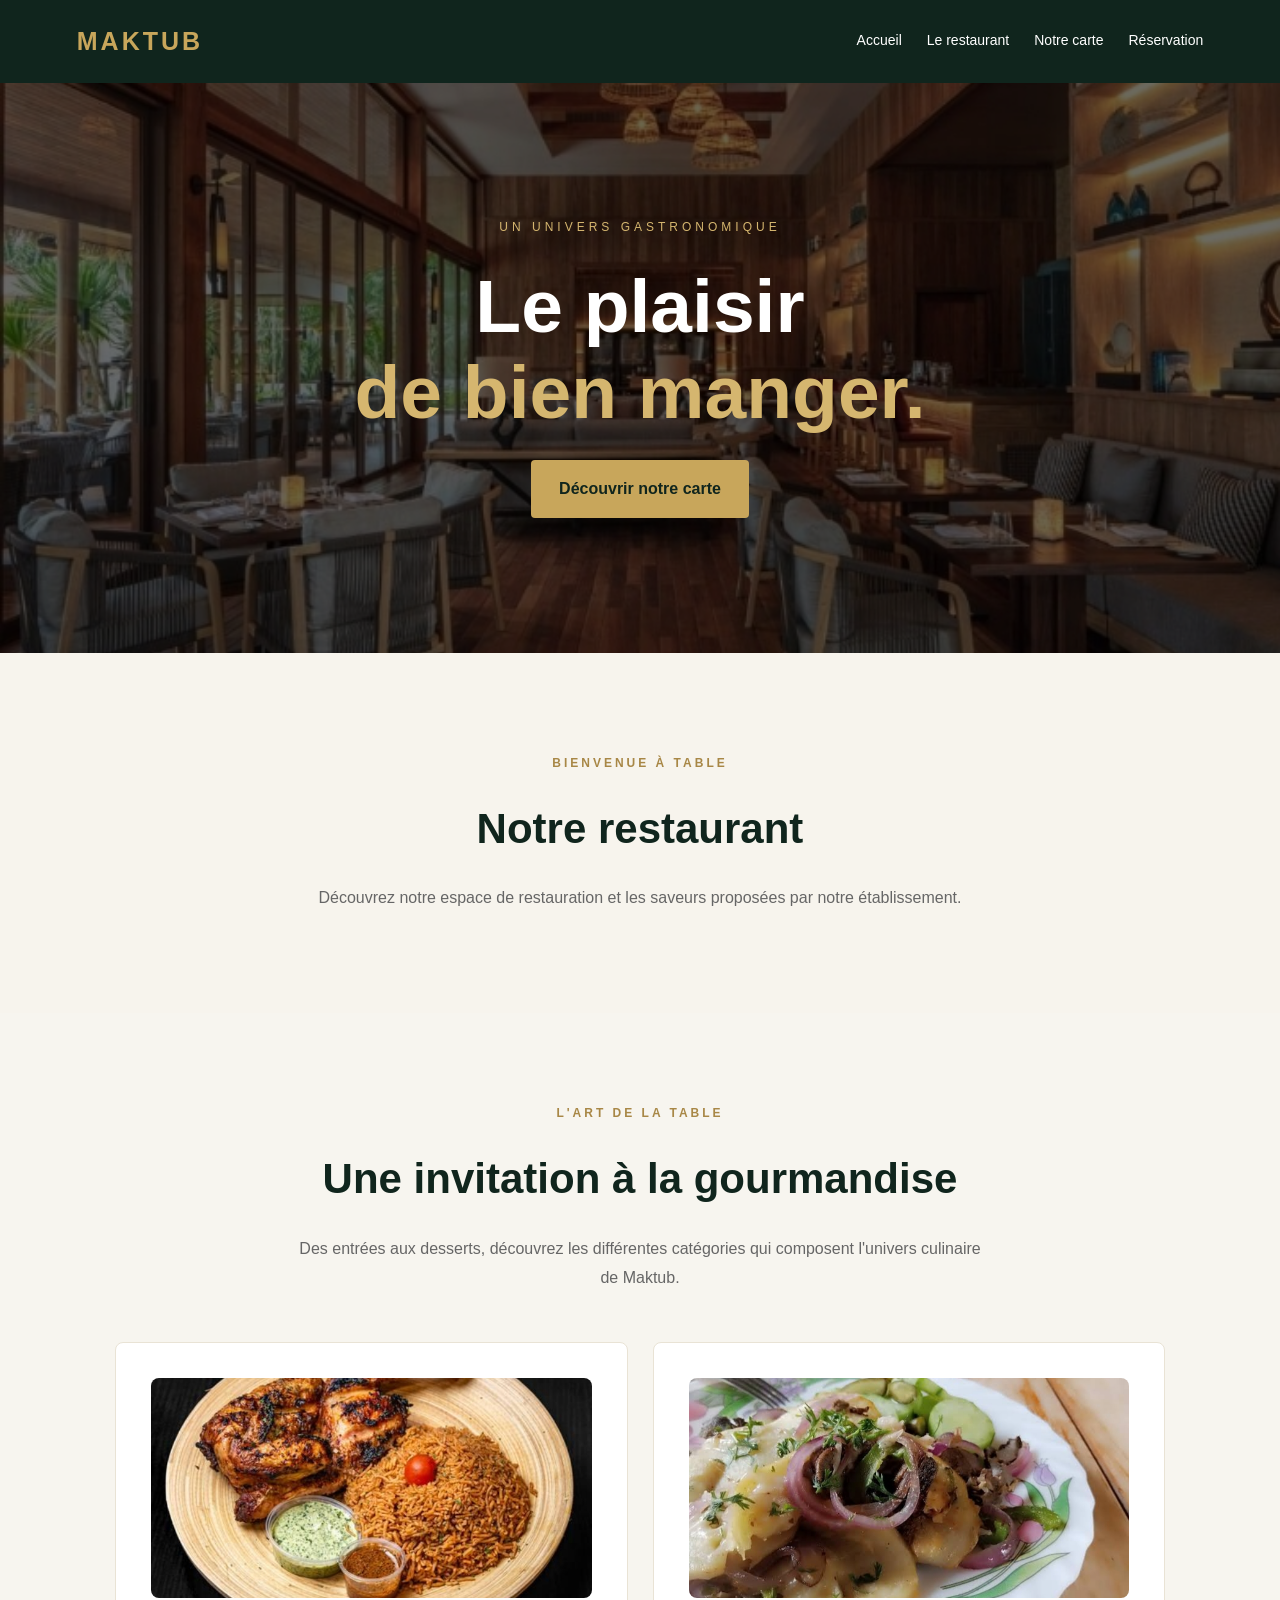
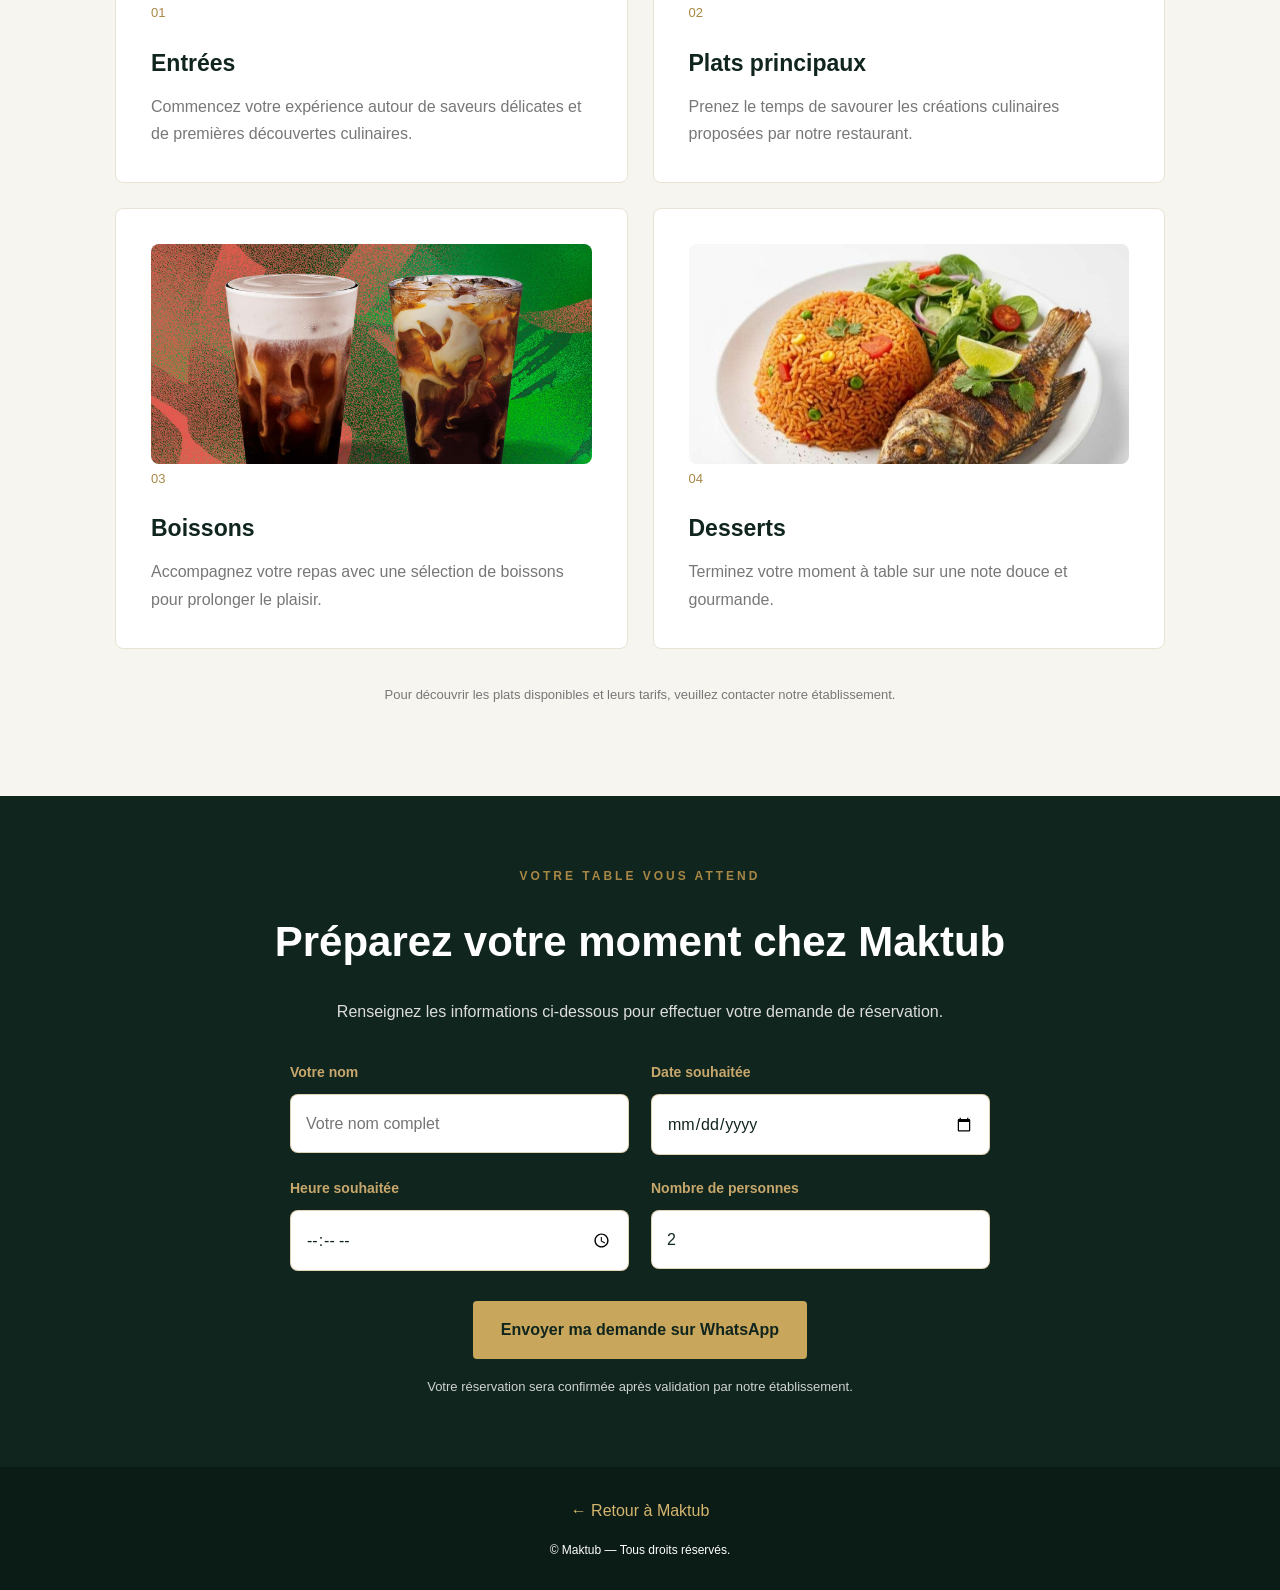
<file: restaurant.html>
<!DOCTYPE html>
<html lang="fr">

<head>
    <meta charset="UTF-8">
    <meta name="viewport" content="width=device-width, initial-scale=1.0">

    <meta
        name="description"
        content="Découvrez le restaurant Maktub et son univers gastronomique."
    >

    <meta name="theme-color" content="#10251d">

    <title>Restaurant — Maktub</title>

    <link rel="stylesheet" href="css/style.css">
    <link rel="stylesheet" href="css/restaurant.css">
</head>

<body>

    <header class="restaurant-header">
        <a href="index.html" class="restaurant-logo">
            MAKTUB
        </a>

        <nav>
            <a href="index.html">Accueil</a>
            <a href="#presentation">Le restaurant</a>
            <a href="#carte">Notre carte</a>
            <a href="#reservation">Réservation</a>
        </nav>
    </header>

    <main>

        <!-- HERO -->
        <section class="restaurant-hero">

            <img
                src="images/gallery/restaurant.jpg"
                alt="Restaurant Maktub"
            >

            <div class="restaurant-hero-overlay"></div>

            <div class="restaurant-hero-content">
                <p>UN UNIVERS GASTRONOMIQUE</p>

                <h1>
                    Le plaisir
                    <span>de bien manger.</span>
                </h1>

                <a href="#carte" class="restaurant-button">
                    Découvrir notre carte
                </a>
            </div>

        </section>


        <!-- PRESENTATION -->
        <section id="presentation" class="restaurant-intro">

            <p class="restaurant-eyebrow">BIENVENUE À TABLE</p>

            <h2>Un moment de plaisir et de partage</h2>

            <p>
                Découvrez l'univers gastronomique de Maktub.
                Un espace dédié à la convivialité et aux plaisirs
                de la table.
            </p>

        </section>


        <!-- CARTE -->
        <section id="carte" class="restaurant-menu">

            <div class="restaurant-section-heading">

                <p class="restaurant-eyebrow">L'ART DE LA TABLE</p>

                <h2>Une invitation à la gourmandise</h2>

                <p>
                    Des entrées aux desserts, découvrez les différentes
                    catégories qui composent l'univers culinaire de Maktub.
                </p>

            </div>

            <div class="menu-categories">

                <article class="menu-category">
                    <img
                        src="images/gallery/entrees.jpg"
                        alt="Entrées"
                    >
                    <span>01</span>
                    <h3>Entrées</h3>
                    <p>
                        Commencez votre expérience autour de saveurs
                        délicates et de premières découvertes culinaires.
                    </p>
                </article>

                <article class="menu-category">
                    <img
                        src="images/gallery/plat.jpg"
                        alt="Plats principaux"
                    >
                    <span>02</span>
                    <h3>Plats principaux</h3>
                    <p>
                        Prenez le temps de savourer les créations
                        culinaires proposées par notre restaurant.
                    </p>
                </article>

                <article class="menu-category">
                    <img
                        src="images/gallery/boisson.jpg"
                        alt="Boissons"
                    >
                    <span>03</span>
                    <h3>Boissons</h3>
                    <p>
                        Accompagnez votre repas avec une sélection
                        de boissons pour prolonger le plaisir.
                    </p>
                </article>

                <article class="menu-category">
                    <img
                        src="images/gallery/desserts.jpg"
                        alt="Desserts"
                    >
                    <span>04</span>
                    <h3>Desserts</h3>
                    <p>
                        Terminez votre moment à table sur une note
                        douce et gourmande.
                    </p>
                </article>

            </div>

            <p class="menu-notice">
                Pour découvrir les plats disponibles et leurs tarifs,
                veuillez contacter notre établissement.
            </p>

        </section>


        <!-- RESERVATION -->
        <section
            id="reservation"
            class="restaurant-reservation"
        >

            <p class="restaurant-eyebrow">
                VOTRE TABLE VOUS ATTEND
            </p>

            <h2>Préparez votre moment chez Maktub</h2>

            <p>
                Renseignez les informations ci-dessous pour
                effectuer votre demande de réservation.
            </p>

            <form id="restaurant-booking-form">

                <div class="reservation-fields">

                    <div class="reservation-field">
                        <label for="customer-name">
                            Votre nom
                        </label>

                        <input
                            type="text"
                            id="customer-name"
                            name="name"
                            placeholder="Votre nom complet"
                            required
                        >
                    </div>

                    <div class="reservation-field">
                        <label for="reservation-date">
                            Date souhaitée
                        </label>

                        <input
                            type="date"
                            id="reservation-date"
                            name="date"
                            required
                        >
                    </div>

                    <div class="reservation-field">
                        <label for="reservation-time">
                            Heure souhaitée
                        </label>

                        <input
                            type="time"
                            id="reservation-time"
                            name="time"
                            required
                        >
                    </div>

                    <div class="reservation-field">
                        <label for="guest-count">
                            Nombre de personnes
                        </label>

                        <input
                            type="number"
                            id="guest-count"
                            name="guests"
                            min="1"
                            step="1"
                            value="2"
                            required
                        >
                    </div>

                </div>

                <button
                    type="submit"
                    class="restaurant-button"
                >
                    Envoyer ma demande sur WhatsApp
                </button>

                <p class="reservation-note">
                    Votre réservation sera confirmée après
                    validation par notre établissement.
                </p>

            </form>

        </section>

    </main>


    <!-- FOOTER -->
    <footer class="restaurant-footer">

        <a href="index.html">← Retour à Maktub</a>

        <p>© Maktub — Tous droits réservés.</p>

    </footer>


    <!-- SCRIPTS -->
    <script src="js/config.js"></script>
    <script src="js/script.js"></script>

    <script>
        const bookingForm = document.getElementById(
            "restaurant-booking-form"
        );

        const dateInput = document.getElementById(
            "reservation-date"
        );

        // Empêcher de choisir une date passée.
        const today = new Date();

        const year = today.getFullYear();
        const month = String(today.getMonth() + 1).padStart(2, "0");
        const day = String(today.getDate()).padStart(2, "0");

        dateInput.min = `${year}-${month}-${day}`;

        bookingForm.addEventListener("submit", function(event) {

            event.preventDefault();

            const name = document.getElementById(
                "customer-name"
            ).value.trim();

            const date = dateInput.value;

            const time = document.getElementById(
                "reservation-time"
            ).value;

            const guests = document.getElementById(
                "guest-count"
            ).value;

            if (!bookingForm.checkValidity()) {
                bookingForm.reportValidity();
                return;
            }

            const message =
                "Bonjour, je souhaite demander une réservation au restaurant Maktub.\n\n" +
                "Nom : " + name + "\n" +
                "Date : " + date + "\n" +
                "Heure : " + time + "\n" +
                "Nombre de personnes : " + guests + "\n\n" +
                "Merci de me confirmer la disponibilité.";

            // Le numéro vient maintenant de js/config.js (contact.whatsapp).
            const whatsappNumber = String(
                CONFIG?.contact?.whatsapp || ""
            ).replace(/\D/g, "");

            if (!whatsappNumber) {
                alert("Le numéro WhatsApp n'est pas encore configuré.");
                return;
            }

            const whatsappURL =
                "https://wa.me/" + whatsappNumber + "?text=" +
                encodeURIComponent(message);

            window.open(
                whatsappURL,
                "_blank",
                "noopener,noreferrer"
            );

        });
    </script>

</body>
</html>
</file>
<file: css/style.css>
/* =========================================
   MAKTUB — FEUILLE DE STYLE PRINCIPALE
   Version nettoyée et responsive
========================================= */


/* =========================================
   1. VARIABLES ET BASE
========================================= */

:root {
    --dark: #10251d;
    --dark-soft: #18372b;
    --gold: #c7a76c;
    --cream: #f7f4ed;
    --white: #ffffff;
    --text: #343c36;
    --muted: #8b918b;

    --font-title: 'Playfair Display', serif;
    --font-body: 'DM Sans', sans-serif;

    --container-width: 1400px;
}

* {
    margin: 0;
    padding: 0;
    box-sizing: border-box;
}

html {
    scroll-behavior: smooth;
    scroll-padding-top: 90px;
}

body {
    font-family: var(--font-body);
    color: var(--text);
    background: var(--cream);
    line-height: 1.7;
}

img {
    display: block;
    max-width: 100%;
}

a {
    color: inherit;
    text-decoration: none;
}

button,
input,
select {
    font: inherit;
}

button {
    cursor: pointer;
}

.container {
    width: 90%;
    max-width: var(--container-width);
    margin: 0 auto;
}

.section-padding {
    padding: 110px 0;
}


/* =========================================
   2. HEADER ET NAVIGATION
========================================= */

.header {
    position: sticky;
    top: 0;
    z-index: 1000;
    width: 100%;
    background: rgba(16, 37, 29, 0.95);
}

.header-container {
    min-height: 90px;
    display: flex;
    justify-content: space-between;
    align-items: center;
    gap: 25px;
}

.logo {
    font-family: var(--font-title);
    font-size: 30px;
    font-weight: 700;
    color: var(--white);
    letter-spacing: 3px;
    flex-shrink: 0;
}

.logo span {
    color: var(--gold);
}

.navigation {
    display: flex;
    align-items: center;
    gap: 28px;
}

.navigation a {
    color: var(--white);
    font-size: 13px;
    transition: color 0.3s;
}

.navigation a:hover {
    color: var(--gold);
}

.header-cta {
    color: var(--gold);
    border: 1px solid var(--gold);
    padding: 11px 23px;
    font-size: 13px;
    transition: 0.3s;
    flex-shrink: 0;
}

.header-cta:hover {
    background: var(--gold);
    color: var(--dark);
}

.menu-toggle {
    display: none;
    width: 35px;
    padding: 5px;
    background: transparent;
    border: none;
}

.menu-toggle span {
    display: block;
    width: 100%;
    height: 2px;
    margin: 6px 0;
    background: var(--white);
    transition: 0.3s;
}


/* =========================================
   3. HERO
========================================= */

.hero {
    position: relative;
    min-height: 750px;
    height: 100svh;
    max-height: 950px;

    display: flex;
    align-items: center;
    justify-content: center;

    padding: 100px 20px 130px;
    text-align: center;
    color: var(--white);

    background:
        linear-gradient(
            rgba(10, 28, 20, 0.65),
            rgba(10, 28, 20, 0.75)
        ),
        url("../images/fond.webp");

    background-size: cover;
    background-position: center;
}

.hero-content {
    width: 100%;
    max-width: 850px;
}

.eyebrow {
    margin-bottom: 22px;
    color: var(--gold);
    font-size: 11px;
    font-weight: 700;
    letter-spacing: 4px;
}

.hero h1 {
    margin-bottom: 25px;
    font-family: var(--font-title);
    font-size: clamp(45px, 7vw, 88px);
    font-weight: 500;
    line-height: 1.15;
}

.hero h1 span,
.section-heading h2 span,
.restaurant-content h2 span,
.pool-content h2 span,
.contact-grid h2 span {
    display: block;
    color: var(--gold);
}

.hero-description {
    max-width: 570px;
    margin: 0 auto 35px;
    color: rgba(255, 255, 255, 0.85);
}

.hero-actions {
    display: flex;
    justify-content: center;
    flex-wrap: wrap;
    gap: 15px;
}

.btn {
    display: inline-block;
    padding: 15px 28px;
    font-size: 13px;
    font-weight: 600;
    transition: 0.3s;
}

.btn-primary {
    background: var(--gold);
    color: var(--dark);
}

.btn-primary:hover {
    background: var(--white);
    transform: translateY(-3px);
}

.btn-outline {
    border: 1px solid var(--white);
    color: var(--white);
}

.btn-outline:hover {
    background: var(--white);
    color: var(--dark);
}

.hero-scroll {
    position: absolute;
    bottom: 25px;
    left: 50%;
    transform: translateX(-50%);

    width: max-content;
    max-width: 90%;

    color: rgba(255, 255, 255, 0.7);
    font-size: 10px;
    letter-spacing: 3px;
    text-align: center;
}


/* =========================================
   4. TITRES DE SECTIONS
========================================= */

.center {
    margin-bottom: 55px;
    text-align: center;
}

.section-heading {
    margin-bottom: 45px;
    text-align: center;
}

.section-subtitle {
    color: #a88746;
    text-transform: uppercase;
    letter-spacing: 3px;
    font-size: 12px;
}

.section-heading h2,
.restaurant-content h2,
.pool-content h2,
.contact-grid h2 {
    color: var(--dark);
    font-family: var(--font-title);
    font-size: clamp(36px, 5vw, 55px);
    font-weight: 500;
    line-height: 1.25;
}

.section-heading h2 {
    margin: 12px 0;
}

.section-heading p,
.center > p:last-child {
    margin-top: 15px;
    color: var(--muted);
}


/* =========================================
   5. INTRODUCTION
========================================= */

.intro {
    background: var(--cream);
}

.intro-grid {
    display: grid;
    grid-template-columns: 1fr 1fr;
    align-items: center;
    gap: 80px;
}

.intro-text p {
    margin-bottom: 25px;
    color: #687169;
    font-size: 16px;
}

.text-link {
    padding-bottom: 5px;
    color: var(--dark);
    font-weight: 700;
    border-bottom: 1px solid var(--gold);
}


/* =========================================
   6. IMAGE DE REMPLACEMENT
========================================= */

.image-placeholder {
    min-height: 280px;
    display: flex;
    align-items: center;
    justify-content: center;

    background: var(--dark-soft);
    color: var(--gold);

    font-family: var(--font-title);
    font-size: 24px;
}

.experience-card h3 {
    margin-bottom: 12px;
    color: var(--dark);
    font-family: var(--font-title);
    font-size: 25px;
}

.experience-card p {
    margin-bottom: 20px;
    color: var(--muted);
}


/* =========================================
   7. HÉBERGEMENT — CATALOGUE DES CHAMBRES
========================================= */

.accommodation {
    padding: 90px 7%;
    background: #f8f6f0;
}


/* Conteneur général des catégories */
.rooms-grid {
    display: flex;
    flex-direction: column;
    gap: 45px;
    width: 100%;
}

/* Grille des chambres dans chaque catégorie */
.room-category-grid {
    display: grid;
    grid-template-columns: repeat(2, minmax(0, 1fr));
    gap: 25px;
    width: 100%;
}

/* Carte de chambre */
.room-card {
    width: 100%;
    min-width: 0;
}

/* Photo principale */
.room-card > img {
    display: block;
    width: 100%;
    height: 300px;
    object-fit: cover;
}

/* Adaptation mobile */
@media (max-width: 768px) {
    .room-category-grid {
        grid-template-columns: 1fr;
    }

    .room-card > img {
        height: 240px;
    }
}


/* Chaque catégorie : Standard, Premium, etc. */

.room-category-group {
    margin-bottom: 65px;
}

.room-category-heading {
    margin-bottom: 25px;
    padding-bottom: 15px;
    border-bottom: 1px solid var(--gold);
}

.room-category-heading span {
    display: block;
    margin-bottom: 8px;
    color: var(--gold);
    font-size: 11px;
    letter-spacing: 3px;
}

.room-category-heading h3 {
    margin: 0;
    color: var(--dark);
    font-family: var(--font-title);
    font-size: 30px;
}

/* Carte individuelle */

.room-card {
    min-width: 0;
    overflow: hidden;
    background: var(--white);
    border-radius: 5px;
    box-shadow: 0 8px 25px rgba(0, 0, 0, 0.07);
    transition: transform 0.3s ease, box-shadow 0.3s ease;
}

.room-card:hover {
    transform: translateY(-5px);
    box-shadow: 0 14px 30px rgba(0, 0, 0, 0.12);
}

.room-card > img {
    display: block;
    width: 100%;
    height: 230px;
    object-fit: cover;
}

.room-card-content {
    padding: 22px;
}

.room-card h3 {
    margin-bottom: 10px;
    color: #173c30;
    font-family: var(--font-title);
    font-size: 23px;
}

.room-capacity {
    color: #777;
    font-size: 14px;
}

.room-price {
    margin: 15px 0;
    color: #a88746;
    font-size: 19px;
    font-weight: bold;
}

.room-button {
    display: inline-block;
    padding: 12px 20px;
    background: #173c30;
    color: var(--white);
    border: none;
    cursor: pointer;
    font: inherit;
    text-decoration: none;
    transition: background 0.3s;
}

.room-button:hover {
    background: #a88746;
}

/* Détails de la chambre */

.room-detail {
    margin-top: 45px;
    padding: 30px;
    background: var(--white);
    border: 1px solid #e7e0d2;
}

.room-detail[hidden] {
    display: none;
}

.detail-close {
    display: block;
    margin-left: auto;
    padding: 10px 16px;
    background: var(--white);
    color: #173c30;
    border: 1px solid #173c30;
    cursor: pointer;
}

.room-detail h3 {
    margin: 20px 0;
    color: #173c30;
    font-family: var(--font-title);
    font-size: 30px;
}

.room-detail h4 {
    margin: 25px 0 12px;
    color: var(--dark);
    font-family: var(--font-title);
    font-size: 20px;
}

.room-features {
    padding-left: 20px;
    line-height: 2;
}


/* =========================================
   8. GALERIE DES CHAMBRES
========================================= */

.room-gallery {
    width: 100%;
    margin: 25px 0;
}

/* Grande photo principale */

.room-main-image {
    display: block;
    width: 100%;
    height: 420px;
    padding: 0;
    overflow: hidden;

    background: var(--dark);
    border: none;
    border-radius: 10px;

    cursor: zoom-in;
}

.room-main-image img {
    display: block;
    width: 100%;
    height: 100%;
    object-fit: cover;
}

/* Miniatures */

.room-thumbnails {
    display: flex;
    gap: 12px;
    margin-top: 15px;
    padding: 5px 2px 12px;

    overflow-x: auto;
    overflow-y: hidden;

    -webkit-overflow-scrolling: touch;
}

.room-thumbnail {
    flex: 0 0 110px;
    height: 85px;
    padding: 0;
    overflow: hidden;

    background: transparent;
    border: 2px solid transparent;
    border-radius: 7px;

    cursor: pointer;
}

.room-thumbnail img {
    display: block;
    width: 100%;
    height: 100%;
    object-fit: cover;
}

.room-thumbnail.active {
    border-color: var(--gold);
}

/* Fenêtre d'agrandissement */

.room-lightbox {
    position: fixed;
    inset: 0;
    z-index: 9999;

    display: flex;
    align-items: center;
    justify-content: center;
    gap: 15px;

    padding: 20px;
    background: rgba(0, 0, 0, 0.94);
}

.room-lightbox[hidden] {
    display: none;
}

.lightbox-image {
    display: block;
    max-width: 80%;
    max-height: 80vh;
    object-fit: contain;
    border-radius: 6px;
}

.lightbox-close,
.lightbox-prev,
.lightbox-next {
    border: none;
    color: var(--white);
    background: transparent;
    cursor: pointer;
    font-size: 35px;
}

.lightbox-close {
    position: absolute;
    top: 15px;
    right: 25px;
    font-size: 40px;
}

.lightbox-prev,
.lightbox-next {
    flex-shrink: 0;
    padding: 10px;
}

.lightbox-counter {
    position: absolute;
    bottom: 15px;
    color: var(--white);
    font-size: 14px;
}


/* =========================================
   9. GALERIE GÉNÉRALE
========================================= */

.gallery-section {
    padding: 90px 7%;
    background: var(--white);
}

.gallery-filters {
    display: flex;
    justify-content: center;
    flex-wrap: wrap;
    gap: 12px;
    margin-bottom: 35px;
}

.filter-button {
    padding: 11px 20px;
    background: var(--white);
    color: #173c30;
    border: 1px solid #d8c9a7;
    border-radius: 30px;
    cursor: pointer;
    transition: 0.3s;
}

.filter-button.active,
.filter-button:hover {
    background: #a88746;
    color: var(--white);
}

.gallery-navigation {
    display: flex;
    align-items: center;
    justify-content: flex-end;
    gap: 18px;
    margin-bottom: 15px;
}

.gallery-navigation button {
    width: 38px;
    height: 38px;
    background: transparent;
    color: #a88746;
    border: 1px solid #a88746;
    border-radius: 50%;
    cursor: pointer;
    transition: 0.3s;
}

.gallery-navigation button:hover {
    background: #a88746;
    color: var(--white);
}

#gallery-counter {
    color: #173c30;
    font-size: 14px;
    font-weight: 600;
}

.gallery-grid {
    display: flex;
    gap: 20px;

    overflow-x: auto;
    overflow-y: hidden;

    padding: 10px 2px 20px;

    scroll-snap-type: x mandatory;
    scroll-behavior: smooth;

    -webkit-overflow-scrolling: touch;
}

.gallery-item {
    position: relative;
    flex: 0 0 350px;
    height: 260px;

    overflow: hidden;
    border-radius: 6px;
    cursor: pointer;

    scroll-snap-align: start;
}

.gallery-item img {
    width: 100%;
    height: 100%;
    object-fit: cover;
    transition: transform 0.5s;
}

.gallery-item:hover img {
    transform: scale(1.08);
}

.gallery-grid::-webkit-scrollbar {
    height: 5px;
}

.gallery-grid::-webkit-scrollbar-track {
    background: #eee9df;
}

.gallery-grid::-webkit-scrollbar-thumb {
    background: #a88746;
    border-radius: 10px;
}


/* =========================================
   10. LIGHTBOX DE LA GALERIE GÉNÉRALE
========================================= */

.gallery-lightbox {
    position: fixed;
    inset: 0;
    z-index: 2000;

    display: flex;
    align-items: center;
    justify-content: center;

    background: rgba(0, 0, 0, 0.94);
}

.gallery-lightbox[hidden] {
    display: none;
}

.gallery-lightbox img {
    max-width: 80%;
    max-height: 80vh;
    object-fit: contain;
}

.lightbox-close,
.lightbox-arrow {
    position: absolute;
    background: transparent;
    color: var(--white);
    border: none;
    cursor: pointer;
    font-size: 35px;
}

.lightbox-arrow {
    top: 50%;
    transform: translateY(-50%);
    padding: 15px;
}

.lightbox-arrow.previous {
    left: 20px;
}

.lightbox-arrow.next {
    right: 20px;
}

.lightbox-close {
    top: 20px;
    right: 20px;
    z-index: 2002;

    width: 45px;
    height: 45px;

    display: flex;
    align-items: center;
    justify-content: center;

    border-radius: 50%;
    background: rgba(255, 255, 255, 0.2);

    font-size: 32px;
}

#lightbox-counter {
    position: absolute;
    bottom: 20px;
    color: var(--white);
}


/* =========================================
   11. RESTAURANT ET PISCINE
========================================= */

.restaurant-section {
    background: var(--dark);
    color: var(--white);
}

.restaurant-grid,
.pool-grid {
    display: grid;
    grid-template-columns: 1fr 1fr;
    align-items: center;
    gap: 80px;
}

.restaurant-visual,
.pool-visual {
    min-width: 0;
}

.restaurant-content,
.pool-content {
    min-width: 0;
}

.restaurant-visual img,
.pool-visual img {
    display: block;
    width: 100%;
    height: 100%;
    min-height: 350px;
    object-fit: cover;
    border-radius: 16px;
}

.restaurant-content h2,
.pool-content h2 {
    margin-bottom: 25px;
}

.restaurant-content h2 {
    color: var(--white);
}

.restaurant-content > p:not(.eyebrow) {
    margin-bottom: 30px;
    color: rgba(255, 255, 255, 0.7);
}


/* =========================================
   12. PISCINE
========================================= */

.pool-section {
    overflow: hidden;
    background: var(--white);
}

.pool-content > p:not(.eyebrow) {
    margin-bottom: 30px;
    color: #687169;
}


/* =========================================
   13. EXPÉRIENCES
========================================= */

.experiences-section {
    background: var(--cream);
}

.experience-grid {
    display: grid;
    grid-template-columns: repeat(3, 1fr);
    gap: 25px;
}

.experience-card {
    min-width: 0;
}

.experience-image {
    width: 100%;
    height: 240px;
    margin-bottom: 22px;
    overflow: hidden;
    border-radius: 8px;
}

.experience-image img {
    display: block;
    width: 100%;
    height: 100%;
    object-fit: cover;
}

.experience-card .image-placeholder {
    min-height: 230px;
    height: 100%;
}

.experience-card h3,
.experience-card p {
    margin-left: 5px;
}


/* =========================================
   14. ÉVÉNEMENTS
========================================= */

.events-section {
    background: var(--white);
}

.events-content {
    display: grid;
    grid-template-columns: 1fr 1fr;
    align-items: center;
    gap: 60px;
}

.events-content .image-placeholder {
    width: 100%;
    height: 320px;
    min-height: 280px;
    overflow: hidden;
    padding: 0;
    border-radius: 8px;
}

.events-content .image-placeholder img {
    display: block;
    width: 100%;
    height: 100%;
    object-fit: cover;
}

.events-content h3 {
    margin-bottom: 15px;
    color: var(--dark);
    font-family: var(--font-title);
    font-size: 30px;
    font-weight: 500;
}

.events-content p {
    margin-bottom: 20px;
    color: #687169;
}

.events-types {
    margin-bottom: 25px;
    padding-left: 20px;
    color: var(--dark);
    line-height: 2;
}

.events-price {
    color: #a88746;
    font-weight: bold;
}


/* =========================================
   15. RÉSERVATION
========================================= */

.reservation-section {
    padding: 90px 7%;
    background: #f8f6f0;
    text-align: center;
    color: var(--dark);
}

.reservation-section h2 {
    margin-bottom: 25px;
    font-family: var(--font-title);
    font-size: clamp(36px, 5vw, 58px);
    font-weight: 500;
    line-height: 1.25;
}

.reservation-section p:not(.eyebrow) {
    margin-bottom: 30px;
}

#reservation-form {
    max-width: 650px;
    margin: auto;
    padding: 35px;

    background: var(--white);
    border: 1px solid #e8dfcf;
    border-radius: 8px;

    box-shadow: 0 10px 35px rgba(0, 0, 0, 0.06);
    text-align: left;
}

.form-group {
    display: flex;
    flex-direction: column;
    gap: 9px;
    margin-bottom: 22px;
}

.form-group label {
    color: #173c30;
    font-weight: 600;
}

.form-group input,
.form-group select {
    width: 100%;
    min-width: 0;
    padding: 14px;

    background: var(--white);
    border: 1px solid #ddd5c6;
    border-radius: 4px;

    font: inherit;
}

.reservation-dates {
    display: grid;
    grid-template-columns: 1fr 1fr;
    gap: 18px;
}

.reservation-summary {
    display: block;
    min-height: 100px;
    margin: 25px 0;
    padding: 22px;

    background: #f8f6f0;
    color: #173c30;
    border: 2px solid #a88746;
}

.reservation-summary p {
    margin-bottom: 10px;
}

.reservation-summary small {
    display: block;
    margin-top: 12px;
    color: #777;
    line-height: 1.5;
}

.reservation-submit {
    width: 100%;
    padding: 16px;

    background: #173c30;
    color: var(--white);
    border: none;

    cursor: pointer;
    font: inherit;
    transition: 0.3s;
}

.reservation-submit:hover {
    background: #a88746;
}

#reservation-message {
    margin-top: 15px;
    color: #a34b35;
}


/* =========================================
   16. CONTACT
========================================= */

.contact-section {
    background: var(--white);
}

.contact-grid {
    display: grid;
    grid-template-columns: 1fr 1fr;
    align-items: center;
    gap: 70px;
}

.contact-grid h2 {
    margin-bottom: 20px;
}

.contact-grid > div:first-child > p:last-child {
    color: var(--muted);
}

.contact-info {
    padding: 40px;
    background: var(--cream);
}

.contact-info p {
    margin-bottom: 18px;
}


/* =========================================
   17. FOOTER
========================================= */

.footer {
    padding: 50px 0;
    background: #0b1b14;
    color: var(--white);
}

.footer-container {
    display: flex;
    justify-content: space-between;
    align-items: center;
    flex-wrap: wrap;
    gap: 25px;
}

.footer p {
    color: rgba(255, 255, 255, 0.65);
    font-size: 13px;
}

.copyright {
    font-size: 11px !important;
}


/* =========================================
   18. TABLETTES
========================================= */

@media (max-width: 1050px) {

    .navigation {
        gap: 15px;
    }

    .navigation a {
        font-size: 11px;
    }

    .header-cta {
        padding: 9px 15px;
    }

    .restaurant-grid,
    .pool-grid {
        gap: 40px;
    }

}


/* =========================================
   19. MOBILES ET PETITS ÉCRANS
========================================= */

@media (max-width: 768px) {

    .section-padding {
        padding: 75px 0;
    }

    /* HEADER */

    .header-container {
        min-height: 75px;
    }

    .logo {
        font-size: 25px;
    }

    .header-cta {
        display: none;
    }

    .menu-toggle {
        display: block;
        position: relative;
        z-index: 1002;
    }

    .navigation {
        position: absolute;
        top: 100%;
        left: 0;
        width: 100%;

        display: none;
        flex-direction: column;
        align-items: center;
        gap: 0;

        padding: 15px 0 25px;
        background: var(--dark);
    }

    .navigation.active {
        display: flex;
    }

    .navigation a {
        display: block;
        width: 100%;
        padding: 13px;
        text-align: center;
        font-size: 14px;
    }


    /* HERO */

    .hero {
        height: auto;
        min-height: 750px;
        max-height: none;
        padding: 100px 20px 120px;
    }

    .hero h1 {
        font-size: clamp(42px, 11vw, 65px);
    }

    .hero-description {
        font-size: 14px;
    }

    .hero-actions {
        gap: 12px;
    }

    .hero-scroll {
        bottom: 20px;
        font-size: 9px;
    }


    /* GRILLES */

    .intro-grid,
    .restaurant-grid,
    .pool-grid,
    .events-content,
    .contact-grid {
        grid-template-columns: 1fr;
        gap: 35px;
    }

    .experience-grid {
        grid-template-columns: 1fr;
        gap: 40px;
    }

    .experience-image {
        height: 260px;
    }

    .events-content .image-placeholder {
        height: 260px;
    }


    /* CHAMBRES */

    .accommodation {
        padding: 65px 5%;
    }

    .room-category-grid {
        grid-template-columns: 1fr;
    }

    .room-category-heading h3 {
        font-size: 25px;
    }

    .section-heading h2 {
        font-size: 30px;
    }

    .room-detail {
        padding: 18px;
    }

    .room-main-image {
        height: 280px;
    }

    .room-thumbnail {
        flex-basis: 85px;
        height: 70px;
    }

    .room-lightbox {
        gap: 5px;
        padding: 10px;
    }

    .lightbox-image {
        max-width: 75%;
        max-height: 65vh;
    }

    .lightbox-close,
    .lightbox-prev,
    .lightbox-next {
        font-size: 28px;
    }


    /* GALERIE GÉNÉRALE */

    .gallery-section {
        padding: 65px 5%;
    }

    .gallery-grid {
        gap: 12px;
    }

    .gallery-item {
        flex: 0 0 82%;
        height: 220px;
    }

    .gallery-lightbox img {
        max-width: 90%;
    }


    /* RÉSERVATION */

    .reservation-section {
        padding: 65px 5%;
    }

    #reservation-form {
        padding: 22px;
    }

    .reservation-dates {
        grid-template-columns: 1fr;
        gap: 0;
    }


    /* FOOTER */

    .footer-container {
        flex-direction: column;
        text-align: center;
    }

}


/* =========================================
   20. TRÈS PETITS TÉLÉPHONES
========================================= */

@media (max-width: 380px) {

    .container {
        width: 92%;
    }

    .hero {
        padding-left: 15px;
        padding-right: 15px;
    }

    .hero h1 {
        font-size: 39px;
    }

    .hero-actions {
        flex-direction: column;
        align-items: stretch;
    }

    .btn {
        text-align: center;
    }

    .gallery-item {
        flex-basis: 90%;
    }

}

/* =====================================
   CATÉGORIES DE CHAMBRES
===================================== */

.room-categories-grid {
    display: grid;
    grid-template-columns: repeat(2, minmax(0, 1fr));
    gap: 30px;
    width: 100%;
    align-items: start;
}

.room-category-group {
    min-width: 0;
    width: 100%;
}

.room-category-grid {
    display: grid;
    grid-template-columns: 1fr;
    gap: 20px;
}

.room-card > img {
    width: 100%;
    height: 280px;
    object-fit: cover;
    display: block;
}

/* Téléphone */
@media (max-width: 768px) {
    .room-categories-grid {
        grid-template-columns: 1fr;
    }

    .room-card > img {
        height: 240px;
    }
}

/* =====================================
   GALERIE PISCINE
===================================== */

.pool-header {
    max-width: 700px;
    margin: 0 auto 35px;
    text-align: center;
}

.pool-header h2 {
    margin-bottom: 15px;
}

.pool-gallery {
    display: grid;
    grid-template-columns: 1fr;
    gap: 15px;
    width: 100%;
}

.pool-main-image {
    width: 100%;
    height: 450px;
    overflow: hidden;
    border-radius: 12px;
}

.pool-main-image img {
    display: block;
    width: 100%;
    height: 100%;
    object-fit: cover;
    transition: transform 0.5s ease;
}

.pool-main-image:hover img {
    transform: scale(1.04);
}

.pool-footer {
    margin-top: 30px;
    text-align: center;
}

/* Téléphone */
@media (max-width: 768px) {
    .pool-main-image {
        height: 280px;
    }
}

/* =====================================
   FENÊTRE GALERIE PISCINE
===================================== */

.pool-lightbox[hidden] {
    display: none;
}

.pool-lightbox {
    position: fixed;
    inset: 0;
    z-index: 10000;

    display: flex;
    align-items: center;
    justify-content: center;

    padding: 25px;
    background: rgba(0, 0, 0, 0.94);
}

.pool-lightbox-content {
    width: 100%;
    max-width: 1000px;
    text-align: center;
}

.pool-lightbox-image {
    display: block;
    width: 100%;
    max-height: 78vh;
    object-fit: contain;
    border-radius: 8px;
}

.pool-lightbox-counter {
    margin-top: 15px;
    color: #ffffff;
    font-size: 14px;
}

.pool-lightbox-close,
.pool-lightbox-prev,
.pool-lightbox-next {
    position: absolute;
    border: none;
    background: rgba(199, 167, 108, 0.9);
    color: #10251d;
    cursor: pointer;
    border-radius: 50%;
    display: flex;
    align-items: center;
    justify-content: center;
}

.pool-lightbox-close {
    top: 20px;
    right: 20px;
    width: 45px;
    height: 45px;
    font-size: 30px;
}

.pool-lightbox-prev,
.pool-lightbox-next {
    top: 50%;
    transform: translateY(-50%);
    width: 45px;
    height: 45px;
    font-size: 32px;
}

.pool-lightbox-prev {
    left: 20px;
}

.pool-lightbox-next {
    right: 20px;
}

.pool-lightbox button[hidden] {
    display: none;
}

/* Adaptation mobile */

@media (max-width: 768px) {

    .pool-lightbox {
        padding: 15px;
    }

    .pool-lightbox-image {
        max-height: 65vh;
    }

    .pool-lightbox-prev {
        left: 8px;
    }

    .pool-lightbox-next {
        right: 8px;
    }

    .pool-lightbox-prev,
    .pool-lightbox-next {
        width: 36px;
        height: 36px;
        font-size: 25px;
    }

    .pool-lightbox-close {
        top: 12px;
        right: 12px;
        width: 38px;
        height: 38px;
    }

}

#rooms-container[hidden] {
  display: none !important;
}

.room-categories-intro {
  display: grid;
  grid-template-columns: repeat(2, minmax(0, 1fr));
  gap: 25px;
}

.room-category-card {
  overflow: hidden;
  border-radius: 12px;
  background: var(--white);
}

.room-category-card img {
  display: block;
  width: 100%;
  height: 240px;
  object-fit: cover;
}

.room-category-card-content {
  padding: 20px;
}

.room-discover-action {
  display: flex;
  justify-content: center;
  margin: 35px 0;
}

@media (max-width: 600px) {
  .room-categories-intro {
    grid-template-columns: 1fr;
  }
}


.location-map {
  width: 100%;
  min-height: 400px;
  overflow: hidden;
  border-radius: 16px;
  border: 1px solid var(--gold);
}

.location-map iframe {
  display: block;
  width: 100%;
  min-height: 400px;
}

@media (max-width: 768px) {
  .contact-grid {
    grid-template-columns: 1fr;
  }

  .location-map,
  .location-map iframe {
    min-height: 320px;
  }
}

.gallery-lightbox-caption {
    color: var(--white);
    font-size: 15px;
    font-weight: 500;
    text-align: center;
    margin: 12px 0;
    padding: 0 15px;
    line-height: 1.5;
}

/* =====================================
   AVIS DES VISITEURS — MAKTUB
===================================== */

.reviews-section {
  background: #10251d;
  color: #f8f3e8;
}

.reviews-heading {
  max-width: 650px;
  margin: 0 auto 45px;
  text-align: center;
}

.reviews-heading h2 {
  font-family: inherit;
  font-size: clamp(2rem, 4vw, 3rem);
  margin: 12px 0;
  line-height: 1.2;
}

.reviews-heading h2 span {
  color: #c7a76c;
}

.reviews-heading > p:last-child {
  color: rgba(248, 243, 232, 0.75);
  line-height: 1.7;
}

.reviews-platforms {
  display: grid;
  grid-template-columns: repeat(3, minmax(0, 1fr));
  gap: 24px;
}

.review-platform {
  padding: 30px 24px;
  text-align: center;
  background: #18372b;
  border: 1px solid rgba(199, 167, 108, 0.3);
  border-radius: 12px;
  transition: transform 0.3s ease,
              border-color 0.3s ease;
}

.review-platform:hover {
  transform: translateY(-5px);
  border-color: #c7a76c;
}

.review-platform h3 {
  color: #f8f3e8;
  font-size: 1.25rem;
  margin-bottom: 18px;
}

.review-rating {
  display: flex;
  flex-direction: column;
  gap: 5px;
  margin: 0 0 10px;
}

.review-rating strong {
  color: #c7a76c;
  font-size: 2rem;
}

.review-rating span {
  color: #e4bd70;
  letter-spacing: 3px;
}

.review-platform > p:not(.review-rating) {
  color: rgba(248, 243, 232, 0.7);
  margin-bottom: 22px;
}

.review-link {
  display: inline-block;
  padding: 11px 18px;
  color: #10251d;
  background: #c7a76c;
  border-radius: 5px;
  text-decoration: none;
  font-weight: 600;
  transition: background 0.3s ease;
}

.review-link:hover {
  background: #e2c58e;
}

@media (max-width: 768px) {
  .reviews-platforms {
    grid-template-columns: 1fr;
    gap: 18px;
  }

  .review-platform {
    padding: 25px 20px;
  }
}

/* =====================================
   FORMULAIRE D'AVIS — MAKTUB
===================================== */

.review-form-wrapper {
  max-width: 700px;
  margin: 65px auto 0;
  padding: 35px;
  background: #18372b;
  border: 1px solid rgba(199, 167, 108, 0.3);
  border-radius: 12px;
}

.review-form-heading {
  text-align: center;
  margin-bottom: 30px;
}

.review-form-heading h3 {
  color: #f8f3e8;
  font-size: 1.7rem;
  margin: 12px 0;
}

.review-form-heading > p:last-child {
  color: rgba(248, 243, 232, 0.7);
  line-height: 1.6;
}

.review-form-group {
  margin-bottom: 22px;
}

.review-form-group label {
  display: block;
  color: #f8f3e8;
  margin-bottom: 9px;
  font-weight: 600;
}

.review-form-group input,
.review-form-group select,
.review-form-group textarea {
  width: 100%;
  padding: 13px 15px;
  border: 1px solid rgba(199, 167, 108, 0.35);
  border-radius: 6px;
  background: #10251d;
  color: #f8f3e8;
  font: inherit;
  box-sizing: border-box;
  outline: none;
}

.review-form-group input:focus,
.review-form-group select:focus,
.review-form-group textarea:focus {
  border-color: #c7a76c;
}

.review-form-group textarea {
  resize: vertical;
  min-height: 130px;
}

.review-form-group input::placeholder,
.review-form-group textarea::placeholder {
  color: rgba(248, 243, 232, 0.45);
}

.review-form-wrapper button {
  width: 100%;
  cursor: pointer;
  border: none;
  font: inherit;
}

.review-form-note {
  margin-top: 16px;
  text-align: center;
  color: rgba(248, 243, 232, 0.6);
  font-size: 0.85rem;
  line-height: 1.5;
}

@media (max-width: 600px) {
  .review-form-wrapper {
    padding: 24px 18px;
    margin-top: 45px;
  }

  .review-form-heading h3 {
    font-size: 1.4rem;
  }
}
/* =====================================
   AVIS CLIENTS APPROUVÉS
===================================== */

.approved-reviews-section {
    margin-top: 60px;
}

.approved-reviews-section>h3 {
    color: #c7a76c;
    font-family: "Playfair Display", serif;
    margin-bottom: 25px;
}

#approved-reviews {
    display: grid;
    grid-template-columns: repeat(auto-fit, minmax(250px, 1fr));
    gap: 20px;
}

.approved-review {
    background: #18372b;
    border: 1px solid rgba(199, 167, 108, 0.25);
    border-radius: 12px;
    padding: 25px;
}

.approved-review h4 {
    color: #f5e8ce;
    margin-bottom: 10px;
}

.approved-review-stars {
    color: #c7a76c;
    letter-spacing: 3px;
    margin-bottom: 15px;
}

.approved-review>p:last-child {
    color: #e8e1d5;
    line-height: 1.7;
}

.reviews-empty {
    color: #d5c9b5;
    font-style: italic;
}

/* =========================================
   LÉGENDES DES PHOTOS (galerie)
========================================= */

.gallery-caption {
    position: absolute;
    left: 0;
    right: 0;
    bottom: 0;

    padding: 28px 14px 12px;

    color: var(--white);
    font-size: 14px;
    font-weight: 600;
    text-align: left;

    background: linear-gradient(
        to top,
        rgba(0, 0, 0, 0.65),
        rgba(0, 0, 0, 0)
    );

    pointer-events: none;
}

.gallery-lightbox-caption {
    position: absolute;
    left: 0;
    right: 0;
    bottom: 55px;

    padding: 0 20px;

    color: var(--white);
    font-size: 16px;
    text-align: center;
}
</file>
<file: css/restaurant.css>
/* =================================
   PAGE RESTAURANT
================================= */

.restaurant-header {
    position: sticky;
    top: 0;
    z-index: 1000;

    display: flex;
    justify-content: space-between;
    align-items: center;

    padding: 20px 6%;

    background: #10251d;
    color: white;
}

.restaurant-logo {
    color: #c8a65b;
    font-size: 25px;
    font-weight: bold;
    text-decoration: none;
    letter-spacing: 3px;
}

.restaurant-header nav {
    display: flex;
    gap: 25px;
}

.restaurant-header nav a {
    color: white;
    text-decoration: none;
    font-size: 14px;
}

.restaurant-header nav a:hover {
    color: #c8a65b;
}


/* HERO */

.restaurant-hero {
    position: relative;
    min-height: 570px;
    display: flex;
    align-items: center;
    justify-content: center;
    overflow: hidden;
}

.restaurant-hero > img {
    position: absolute;
    inset: 0;

    width: 100%;
    height: 100%;

    object-fit: cover;
}

.restaurant-hero-overlay {
    position: absolute;
    inset: 0;
    background: rgba(0, 0, 0, 0.58);
}

.restaurant-hero-content {
    position: relative;
    z-index: 2;
    text-align: center;
    color: white;
    padding: 30px 20px;
}

.restaurant-hero-content > p {
    color: #d5b66f;
    letter-spacing: 4px;
    font-size: 12px;
}

.restaurant-hero-content h1 {
    font-size: clamp(38px, 7vw, 75px);
    line-height: 1.15;
    margin: 25px 0;
}

.restaurant-hero-content h1 span {
    display: block;
    color: #d5b66f;
}


/* BOUTONS */

.restaurant-button {
    display: inline-block;
    padding: 15px 28px;

    background: #c8a65b;
    color: #10251d;

    text-decoration: none;
    font-weight: bold;
    border-radius: 4px;

    transition: 0.3s;
}

.restaurant-button:hover {
    background: white;
}


/* PRESENTATION */

.restaurant-intro {
    max-width: 850px;
    margin: auto;
    padding: 100px 25px;
    text-align: center;
}

.restaurant-eyebrow {
    color: #a88746;
    letter-spacing: 3px;
    font-size: 12px;
    font-weight: bold;
}

.restaurant-intro h2,
.restaurant-section-heading h2,
.restaurant-reservation h2 {
    color: #10251d;
    font-size: clamp(28px, 4vw, 42px);
    margin: 20px 0;
}

.restaurant-intro > p:last-child,
.restaurant-section-heading > p:last-child,
.restaurant-reservation > p:not(.restaurant-eyebrow) {
    color: #666;
    line-height: 1.8;
}


/* CARTE */

.restaurant-menu {
    padding: 90px 6%;
    background: #f7f5ef;
}

.restaurant-section-heading {
    text-align: center;
    max-width: 700px;
    margin: 0 auto 50px;
}

.menu-categories {
    display: grid;
    grid-template-columns: repeat(2, 1fr);
    gap: 25px;
    max-width: 1050px;
    margin: auto;
}

.menu-category {
    padding: 35px;
    background: white;
    border: 1px solid #e9e3d5;
    border-radius: 8px;
}

.menu-category span {
    color: #a88746;
    font-size: 13px;
}

.menu-category h3 {
    color: #10251d;
    font-size: 23px;
    margin: 18px 0 10px;
}

.menu-category p {
    color: #777;
    line-height: 1.7;
}

.menu-notice {
    text-align: center;
    margin-top: 35px;
    color: #777;
    font-size: 13px;
}
.menu-category img {
    display: block;
    width: 100%;
    height: 220px;
    object-fit: cover;
    border-radius: 8px;
}


/* RESERVATION */

.restaurant-reservation {
    padding: 100px 25px;
    text-align: center;
    background: #10251d;
    color: white;
}

.restaurant-reservation h2 {
    color: white;
}

.restaurant-reservation > p:not(.restaurant-eyebrow) {
    color: #ddd;
    max-width: 650px;
    margin: 20px auto 30px;
}


/* FOOTER */

.restaurant-footer {
    padding: 30px 20px;
    text-align: center;
    background: #0b1b15;
    color: white;
}

.restaurant-footer a {
    color: #d5b66f;
    text-decoration: none;
}

.restaurant-footer p {
    font-size: 12px;
    margin-top: 15px;
}


/* MOBILE */

@media (max-width: 768px) {

    .restaurant-header {
        flex-direction: column;
        gap: 18px;
    }

    .restaurant-header nav {
        justify-content: center;
        flex-wrap: wrap;
        gap: 15px;
    }

    .restaurant-hero {
        min-height: 500px;
    }

    .menu-categories {
        grid-template-columns: 1fr;
    }

}

.restaurant-booking {
  margin: 70px auto;
  padding: 45px 25px;
  max-width: 850px;
  text-align: center;
  background: var(--dark);
  color: var(--white);
  border: 1px solid var(--gold);
  border-radius: 16px;
}

.restaurant-booking h2 {
  color: var(--gold);
  margin: 15px 0;
}

.restaurant-booking p {
  line-height: 1.7;
  margin-bottom: 25px;
}

.restaurant-booking .eyebrow {
  color: var(--gold);
  letter-spacing: 2px;
  font-size: 12px;
}

/* =====================================
   FORMULAIRE DE RÉSERVATION
===================================== */

.restaurant-reservation {
    padding: 70px 25px;
}

#restaurant-booking-form {
    width: 100%;
    max-width: 700px;
    margin: 35px auto 0;
    text-align: left;
}

.reservation-fields {
    display: grid;
    grid-template-columns: repeat(2, minmax(0, 1fr));
    gap: 22px;
}

.reservation-field {
    display: flex;
    flex-direction: column;
    gap: 9px;
}

.reservation-field label {
    font-size: 14px;
    font-weight: 600;
    color: var(--gold);
}

.reservation-field input {
    width: 100%;
    min-width: 0;
    padding: 15px;
    border: 1px solid rgba(199, 167, 108, 0.5);
    border-radius: 8px;
    background: var(--white);
    color: var(--dark);
    font: inherit;
    outline: none;
}

.reservation-field input:focus {
    border-color: var(--gold);
    box-shadow: 0 0 0 3px rgba(199, 167, 108, 0.15);
}

#restaurant-booking-form button {
    display: block;
    margin: 30px auto 0;
    cursor: pointer;
    border: none;
}

.reservation-note {
    margin-top: 18px;
    text-align: center;
    font-size: 13px;
    opacity: 0.8;
    line-height: 1.6;
}

@media (max-width: 600px) {
    .reservation-fields {
        grid-template-columns: 1fr;
    }

    .restaurant-reservation {
        padding: 50px 20px;
    }

    #restaurant-booking-form button {
        width: 100%;
    }
}
</file>
